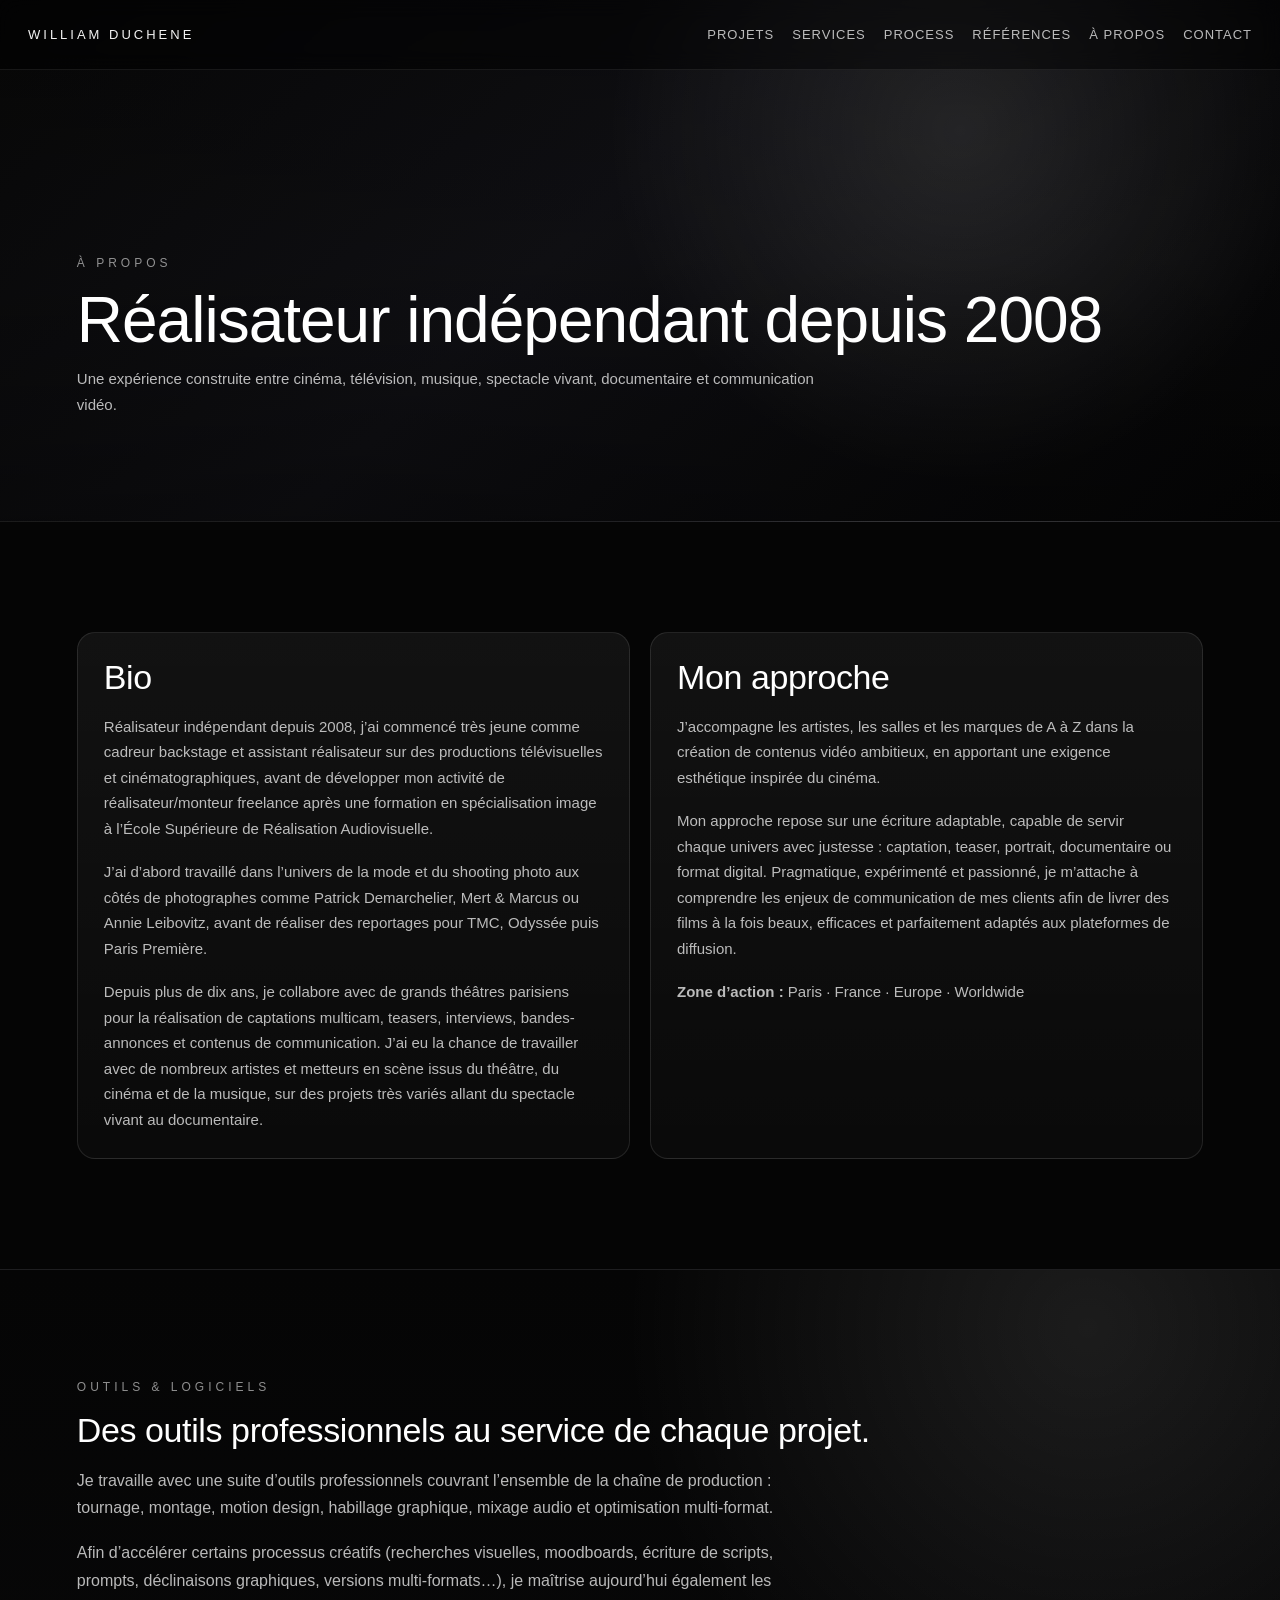
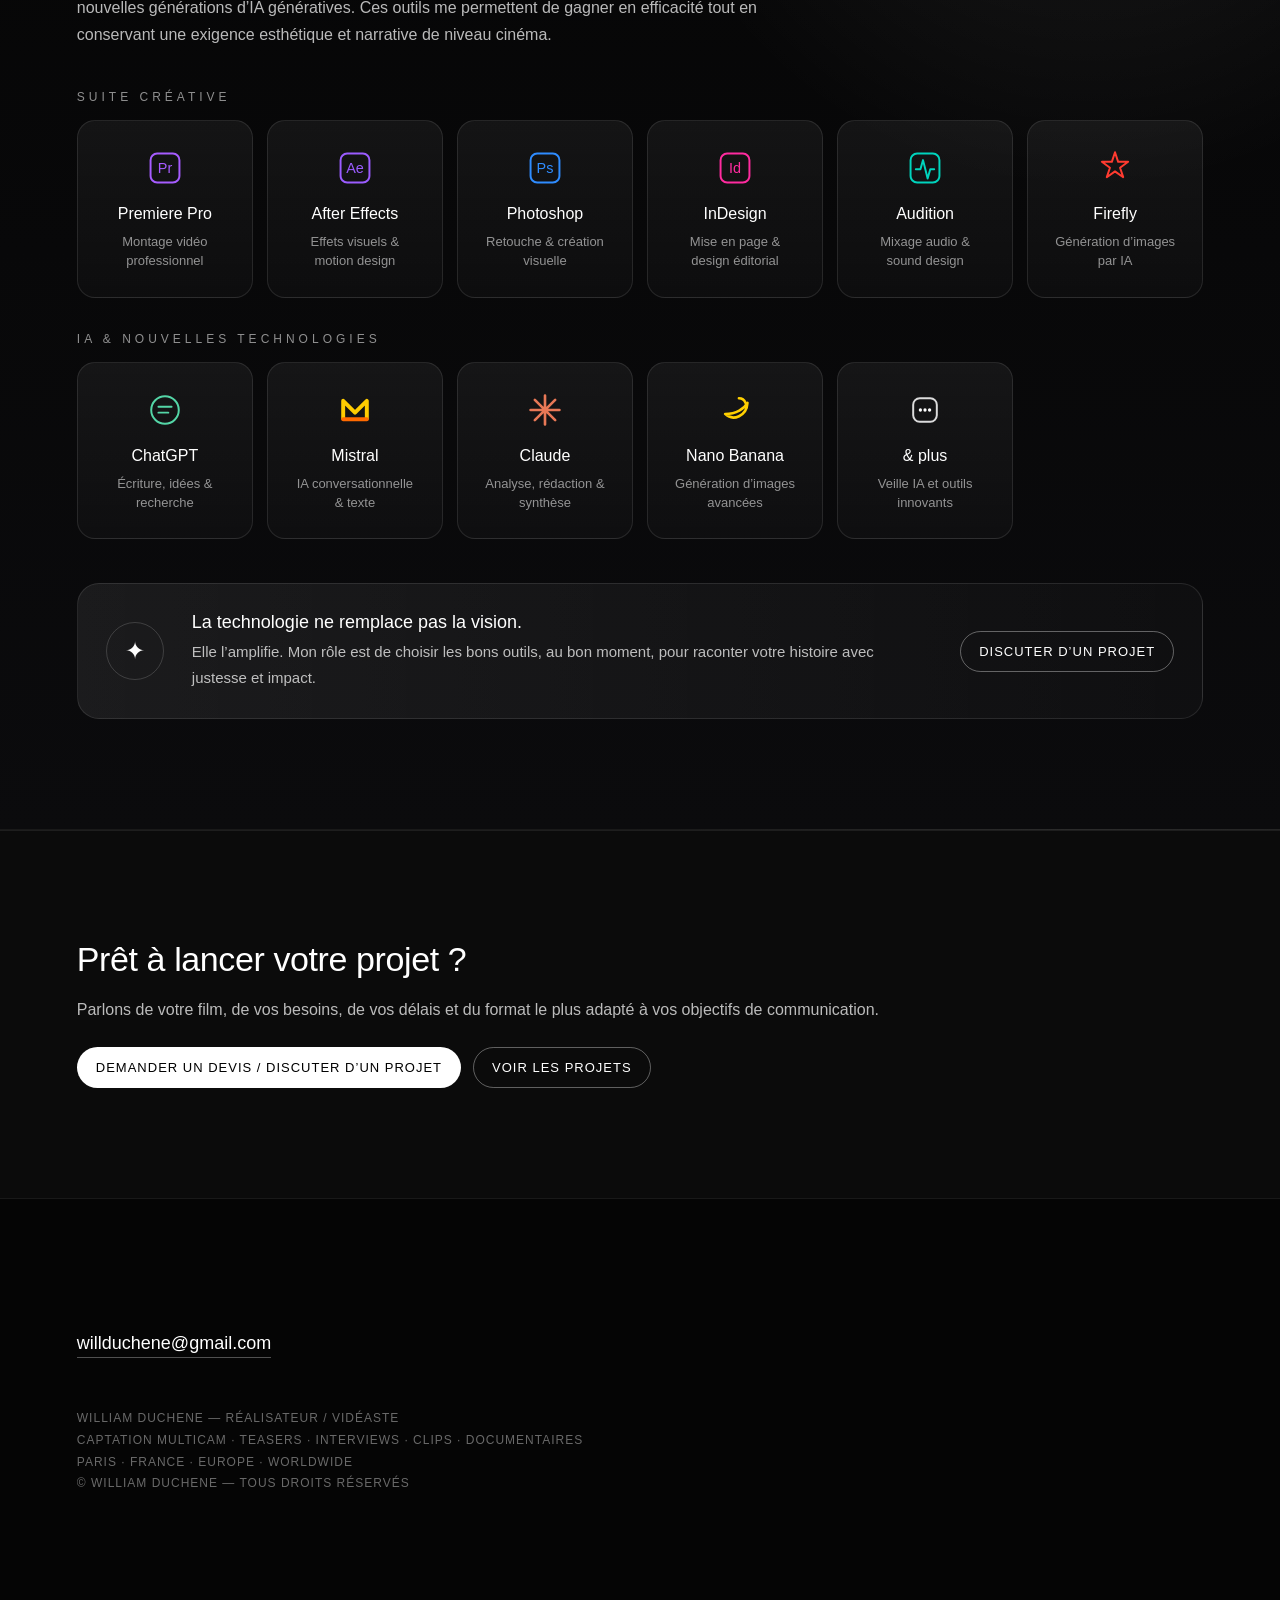
<file: about.html>
<!DOCTYPE html>
<html lang="fr">
<head>
  <meta charset="UTF-8" />
  <meta name="viewport" content="width=device-width, initial-scale=1.0" />

  <title>À propos | William Duchene | Réalisateur & Vidéaste</title>

  <link rel="icon" type="image/png" href="favicon.png">
  
  <meta name="description" content="À propos de William Duchene, réalisateur et vidéaste indépendant basé à Paris. Bio, approche, outils professionnels, IA génératives et accompagnement vidéo de A à Z." />
  <meta name="author" content="William Duchene" />
  <meta name="robots" content="index, follow" />
  <meta http-equiv="Content-Language" content="fr" />

  <link rel="stylesheet" href="style.css" />
</head>

<body class="about-page">

<header class="topbar">
  <a class="logo" href="index.html">WILLIAM DUCHENE</a>

  <nav class="nav">
    <a href="index.html#projects">Projets</a>
    <a href="services.html">Services</a>
    <a href="process.html">Process</a>
    <a href="references.html">Références</a>
    <a href="about.html">À propos</a>
    <a href="index.html#contact">Contact</a>
  </nav>
</header>

<section class="page-hero">
  <div class="page-hero-overlay"></div>
  <div class="page-hero-content">
    <span class="kicker">À propos</span>
    <h1>Réalisateur indépendant depuis 2008</h1>
    <p>Une expérience construite entre cinéma, télévision, musique, spectacle vivant, documentaire et communication vidéo.</p>
  </div>
</section>


<section class="section">
  <div class="section-inner">
    <div class="content-grid">
      <article class="content-card">
        <h2>Bio</h2>
        <p>
          Réalisateur indépendant depuis 2008, j’ai commencé très jeune comme cadreur backstage et assistant réalisateur sur des productions télévisuelles et cinématographiques, avant de développer mon activité de réalisateur/monteur freelance après une formation en spécialisation image à l’École Supérieure de Réalisation Audiovisuelle.

        </p>
        <p style="margin-top:18px;">
          J’ai d’abord travaillé dans l’univers de la mode et du shooting photo aux côtés de photographes comme Patrick Demarchelier, Mert & Marcus ou Annie Leibovitz, avant de réaliser des reportages pour TMC, Odyssée puis Paris Première.

        </p>
        <p style="margin-top:18px;">
          Depuis plus de dix ans, je collabore avec de grands théâtres parisiens pour la réalisation de captations multicam, teasers, interviews, bandes-annonces et contenus de communication. J’ai eu la chance de travailler avec de nombreux artistes et metteurs en scène issus du théâtre, du cinéma et de la musique, sur des projets très variés allant du spectacle vivant au documentaire.
        </p>
      </article>

      <article class="content-card">
        <h2>Mon approche</h2>
        <p>
          J’accompagne les artistes, les salles et les marques de A à Z dans la création de contenus vidéo ambitieux,
          en apportant une exigence esthétique inspirée du cinéma.
        </p>
        <p style="margin-top:18px;">
          Mon approche repose sur une écriture adaptable, capable de servir chaque univers avec justesse :
          captation, teaser, portrait, documentaire ou format digital. Pragmatique, expérimenté et passionné,
          je m’attache à comprendre les enjeux de communication de mes clients afin de livrer des films à la fois beaux,
          efficaces et parfaitement adaptés aux plateformes de diffusion.
        </p>
        <p style="margin-top:18px;">
          <strong>Zone d’action :</strong> Paris · France · Europe · Worldwide
        </p>
      </article>
    </div>
  </div>
</section>

<section class="section tools-section">
  <div class="section-inner">
    <span class="kicker">Outils & logiciels</span>
    <h2>Des outils professionnels au service de chaque projet.</h2>

    <div class="tools-intro">
      <p>
        Je travaille avec une suite d’outils professionnels couvrant l’ensemble de la chaîne de production :
        tournage, montage, motion design, habillage graphique, mixage audio et optimisation multi-format.
      </p>
      <p style="margin-top:18px;">
        Afin d’accélérer certains processus créatifs (recherches visuelles, moodboards, écriture de scripts,
        prompts, déclinaisons graphiques, versions multi-formats…), je maîtrise aujourd’hui également les nouvelles
        générations d’IA génératives. Ces outils me permettent de gagner en efficacité tout en conservant une
        exigence esthétique et narrative de niveau cinéma.
      </p>
    </div>

    <div class="tools-group-title">Suite créative</div>
    <div class="tools-grid">
      <article class="tool-card">
        <img src="assets/icons/premiere.svg" alt="Adobe Premiere Pro">
        <h3>Premiere Pro</h3>
        <p>Montage vidéo professionnel</p>
      </article>

      <article class="tool-card">
        <img src="assets/icons/aftereffects.svg" alt="Adobe After Effects">
        <h3>After Effects</h3>
        <p>Effets visuels & motion design</p>
      </article>

      <article class="tool-card">
        <img src="assets/icons/photoshop.svg" alt="Adobe Photoshop">
        <h3>Photoshop</h3>
        <p>Retouche & création visuelle</p>
      </article>

      <article class="tool-card">
        <img src="assets/icons/indesign.svg" alt="Adobe InDesign">
        <h3>InDesign</h3>
        <p>Mise en page & design éditorial</p>
      </article>

      <article class="tool-card">
        <img src="assets/icons/audition.svg" alt="Adobe Audition">
        <h3>Audition</h3>
        <p>Mixage audio & sound design</p>
      </article>

      <article class="tool-card">
        <img src="assets/icons/firefly.svg" alt="Adobe Firefly">
        <h3>Firefly</h3>
        <p>Génération d’images par IA</p>
      </article>
    </div>

    <div class="tools-group-title">IA & nouvelles technologies</div>
    <div class="tools-grid">
      <article class="tool-card">
        <img src="assets/icons/chatgpt.svg" alt="ChatGPT">
        <h3>ChatGPT</h3>
        <p>Écriture, idées & recherche</p>
      </article>

      <article class="tool-card">
        <img src="assets/icons/mistral.svg" alt="Mistral">
        <h3>Mistral</h3>
        <p>IA conversationnelle & texte</p>
      </article>

      <article class="tool-card">
        <img src="assets/icons/claude.svg" alt="Claude">
        <h3>Claude</h3>
        <p>Analyse, rédaction & synthèse</p>
      </article>

      <article class="tool-card">
        <img src="assets/icons/nanobanana.svg" alt="Nano Banana">
        <h3>Nano Banana</h3>
        <p>Génération d’images avancées</p>
      </article>

      <article class="tool-card">
        <img src="assets/icons/ai.svg" alt="IA générative">
        <h3>& plus</h3>
        <p>Veille IA et outils innovants</p>
      </article>
    </div>

    <div class="tools-manifesto">
      <div class="manifesto-icon">✦</div>
      <div>
        <strong>La technologie ne remplace pas la vision.</strong>
        <p>Elle l’amplifie. Mon rôle est de choisir les bons outils, au bon moment, pour raconter votre histoire avec justesse et impact.</p>
      </div>
      <a class="btn btn-outline" href="mailto:willduchene@gmail.com?subject=Demande%20de%20devis%20-%20Projet%20vid%C3%A9o">Discuter d’un projet</a>
    </div>
  </div>
</section>


<section class="section final-cta">
  <div class="section-inner">
    <h2>Prêt à lancer votre projet ?</h2>
    <p>Parlons de votre film, de vos besoins, de vos délais et du format le plus adapté à vos objectifs de communication.</p>
    <div class="contact-actions">
      <a class="btn" href="mailto:willduchene@gmail.com?subject=Demande%20de%20devis%20-%20Projet%20vid%C3%A9o">Demander un devis / Discuter d’un projet</a>
      <a class="btn btn-outline" href="index.html#projects">Voir les projets</a>
    </div>
  </div>
</section>

<section class="section contact">
  <div class="section-inner">
    <a class="contact-email" href="mailto:willduchene@gmail.com">willduchene@gmail.com</a>

    <footer class="footer">
      William Duchene — Réalisateur / Vidéaste<br />
      Captation multicam · Teasers · Interviews · Clips · Documentaires<br />
      Paris · France · Europe · Worldwide<br />
      © William Duchene — Tous droits réservés
    </footer>
  </div>
</section>

</body>
</html>
</file>
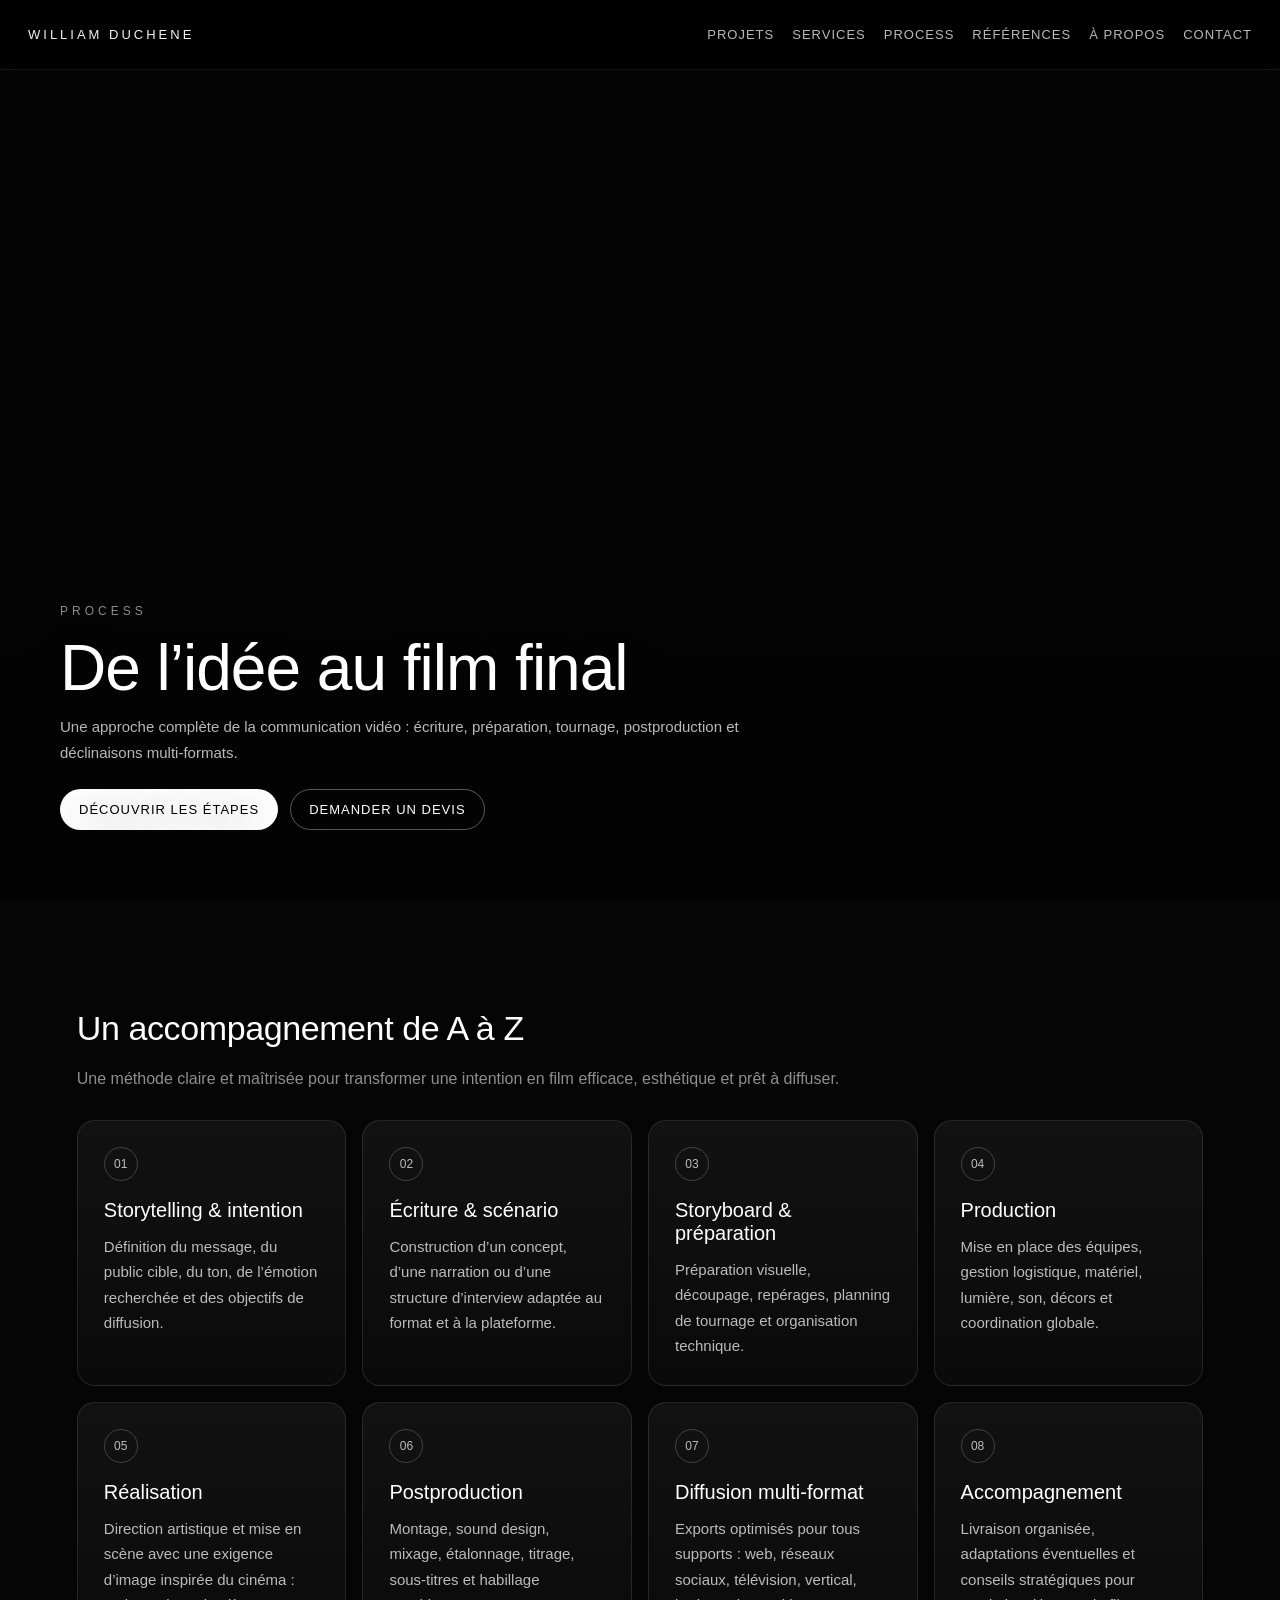
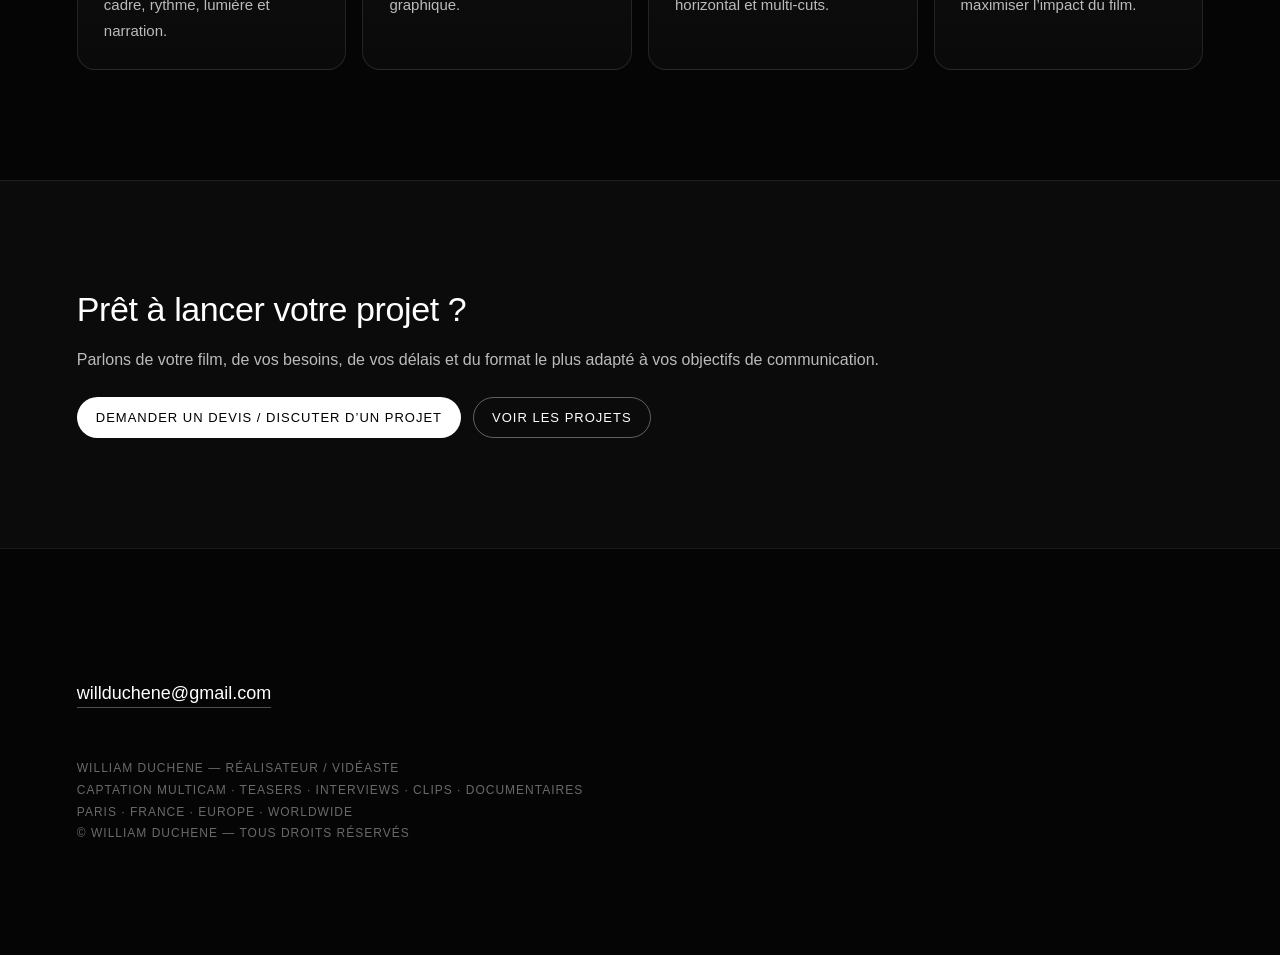
<file: process.html>
<!DOCTYPE html>
<html lang="fr">
<head>
  <meta charset="UTF-8" />
  <meta name="viewport" content="width=device-width, initial-scale=1.0" />

  <title>Process | William Duchene | Réalisation vidéo, storytelling, production et postproduction</title>
  <meta name="description" content="Le process de William Duchene : storytelling, scénario, storyboard, production, réalisation, postproduction et diffusion multi-format pour films, captations, teasers et documentaires." />

  <link rel="icon" type="image/png" href="favicon.png">
  
  <link rel="stylesheet" href="style.css" />
</head>

<body class="process-page">

<header class="topbar">
  <a class="logo" href="index.html">WILLIAM DUCHENE</a>

  <nav class="nav">
    <a href="index.html#projects">Projets</a>
    <a href="services.html">Services</a>
    <a href="process.html">Process</a>
    <a href="references.html">Références</a>
    <a href="about.html">À propos</a>
    <a href="index.html#contact">Contact</a>
  </nav>
</header>

<section class="hero">
  <iframe
    id="processHeroPlayer"
    class="hero-video"
    src="https://www.youtube.com/embed/qomp7lstAms?autoplay=1&mute=1&playsinline=1&controls=0&loop=1&playlist=qomp7lstAms&rel=0&modestbranding=1&enablejsapi=1"
    allow="autoplay; fullscreen; encrypted-media; picture-in-picture"
    allowfullscreen
    title="Process de production vidéo William Duchene"
  ></iframe>

  <div class="hero-overlay"></div>

  <div class="hero-text">
    <span class="kicker">Process</span>
    <h1>De l’idée au film final</h1>
    <p>
      Une approche complète de la communication vidéo : écriture, préparation,
      tournage, postproduction et déclinaisons multi-formats.
    </p>

    <div class="hero-actions">
      <a class="btn" href="#process-steps">Découvrir les étapes</a>
      <a class="btn btn-outline" href="mailto:willduchene@gmail.com?subject=Demande%20de%20devis%20-%20Projet%20vid%C3%A9o">Demander un devis</a>
    </div>
  </div>
</section>

<section class="section" id="process-steps">
  <div class="section-inner">
    <div class="section-header">
      <h2>Un accompagnement de A à Z</h2>
      <p class="subtitle">
        Une méthode claire et maîtrisée pour transformer une intention en film efficace, esthétique et prêt à diffuser.
      </p>
    </div>

    <div class="process-grid">
      <article class="process-step">
        <span class="number">01</span>
        <h3>Storytelling & intention</h3>
        <p>Définition du message, du public cible, du ton, de l’émotion recherchée et des objectifs de diffusion.</p>
      </article>

      <article class="process-step">
        <span class="number">02</span>
        <h3>Écriture & scénario</h3>
        <p>Construction d’un concept, d’une narration ou d’une structure d’interview adaptée au format et à la plateforme.</p>
      </article>

      <article class="process-step">
        <span class="number">03</span>
        <h3>Storyboard & préparation</h3>
        <p>Préparation visuelle, découpage, repérages, planning de tournage et organisation technique.</p>
      </article>

      <article class="process-step">
        <span class="number">04</span>
        <h3>Production</h3>
        <p>Mise en place des équipes, gestion logistique, matériel, lumière, son, décors et coordination globale.</p>
      </article>

      <article class="process-step">
        <span class="number">05</span>
        <h3>Réalisation</h3>
        <p>Direction artistique et mise en scène avec une exigence d’image inspirée du cinéma : cadre, rythme, lumière et narration.</p>
      </article>

      <article class="process-step">
        <span class="number">06</span>
        <h3>Postproduction</h3>
        <p>Montage, sound design, mixage, étalonnage, titrage, sous-titres et habillage graphique.</p>
      </article>

      <article class="process-step">
        <span class="number">07</span>
        <h3>Diffusion multi-format</h3>
        <p>Exports optimisés pour tous supports : web, réseaux sociaux, télévision, vertical, horizontal et multi-cuts.</p>
      </article>

      <article class="process-step">
        <span class="number">08</span>
        <h3>Accompagnement</h3>
        <p>Livraison organisée, adaptations éventuelles et conseils stratégiques pour maximiser l’impact du film.</p>
      </article>
    </div>
  </div>
</section>

<section class="section final-cta">
  <div class="section-inner">
    <h2>Prêt à lancer votre projet ?</h2>
    <p>Parlons de votre film, de vos besoins, de vos délais et du format le plus adapté à vos objectifs de communication.</p>

    <div class="contact-actions">
      <a class="btn" href="mailto:willduchene@gmail.com?subject=Demande%20de%20devis%20-%20Projet%20vid%C3%A9o">Demander un devis / Discuter d’un projet</a>
      <a class="btn btn-outline" href="index.html#projects">Voir les projets</a>
    </div>
  </div>
</section>

<section class="section contact">
  <div class="section-inner">
    <a class="contact-email" href="mailto:willduchene@gmail.com">willduchene@gmail.com</a>

    <footer class="footer">
      William Duchene — Réalisateur / Vidéaste<br />
      Captation multicam · Teasers · Interviews · Clips · Documentaires<br />
      Paris · France · Europe · Worldwide<br />
      © William Duchene — Tous droits réservés
    </footer>
  </div>
</section>

<script>
(function(){
  const iframe = document.querySelector("#processHeroPlayer");
  if (!iframe) return;

  function forceHeroPlay(){
    iframe.contentWindow.postMessage(JSON.stringify({
      event: "command",
      func: "mute",
      args: []
    }), "*");

    iframe.contentWindow.postMessage(JSON.stringify({
      event: "command",
      func: "playVideo",
      args: []
    }), "*");
  }

  window.addEventListener("load", function(){
    setTimeout(forceHeroPlay, 500);
    setTimeout(forceHeroPlay, 1500);
    setTimeout(forceHeroPlay, 3000);
  });

  document.addEventListener("touchstart", forceHeroPlay, { once: true });
  document.addEventListener("click", forceHeroPlay, { once: true });
})();
</script>

</body>
</html>
</file>
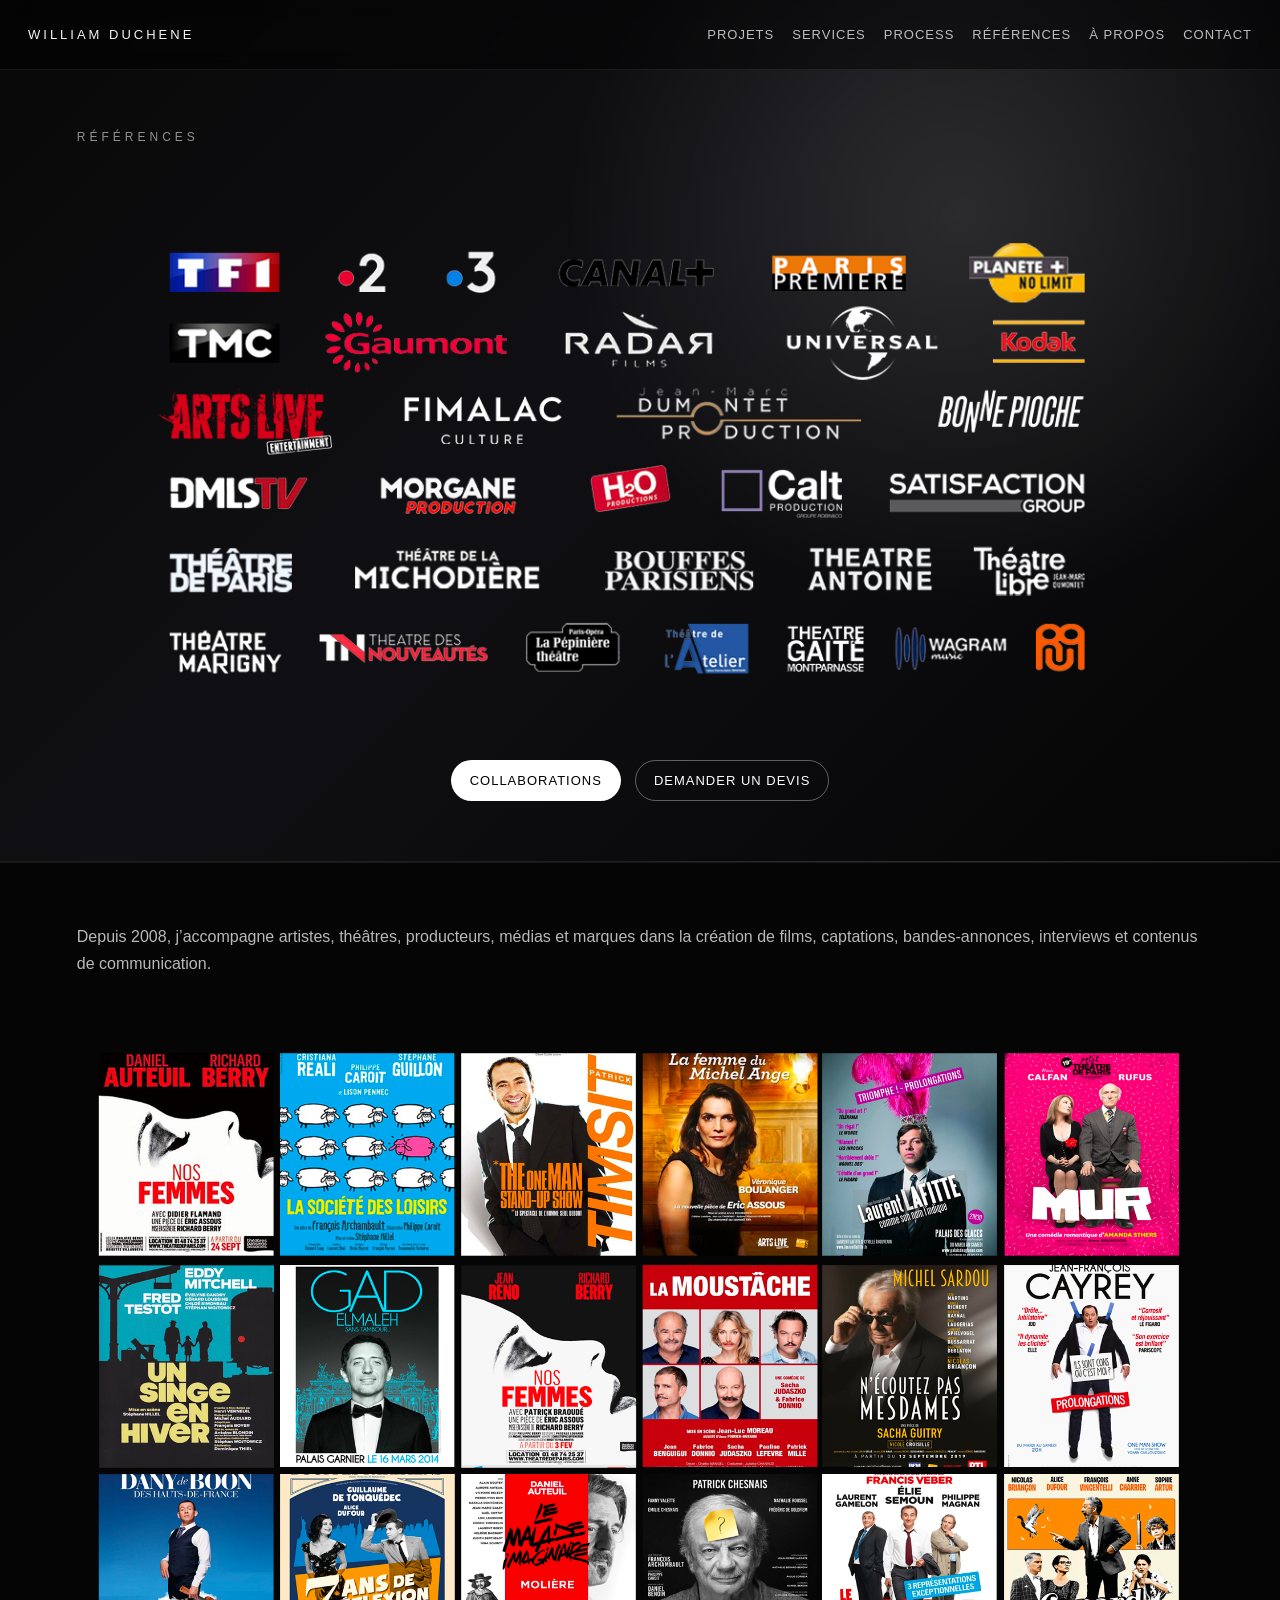
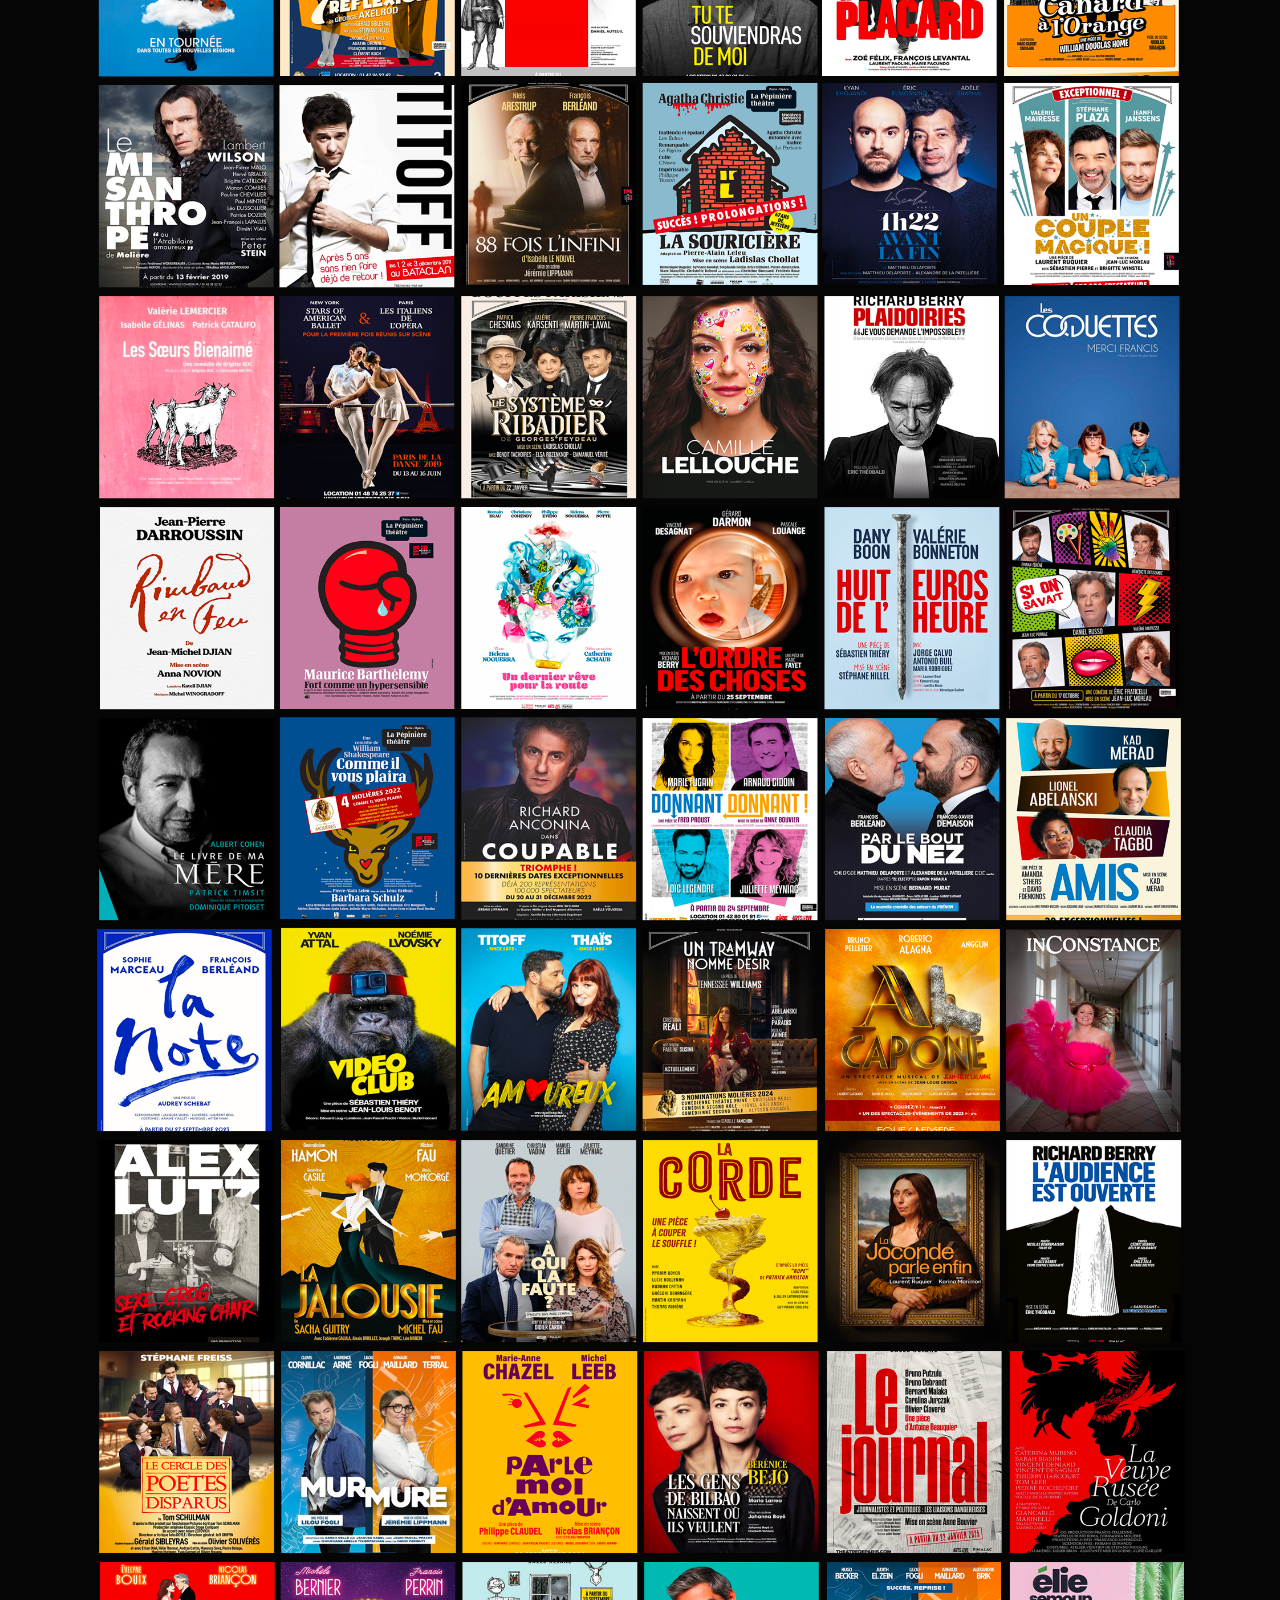
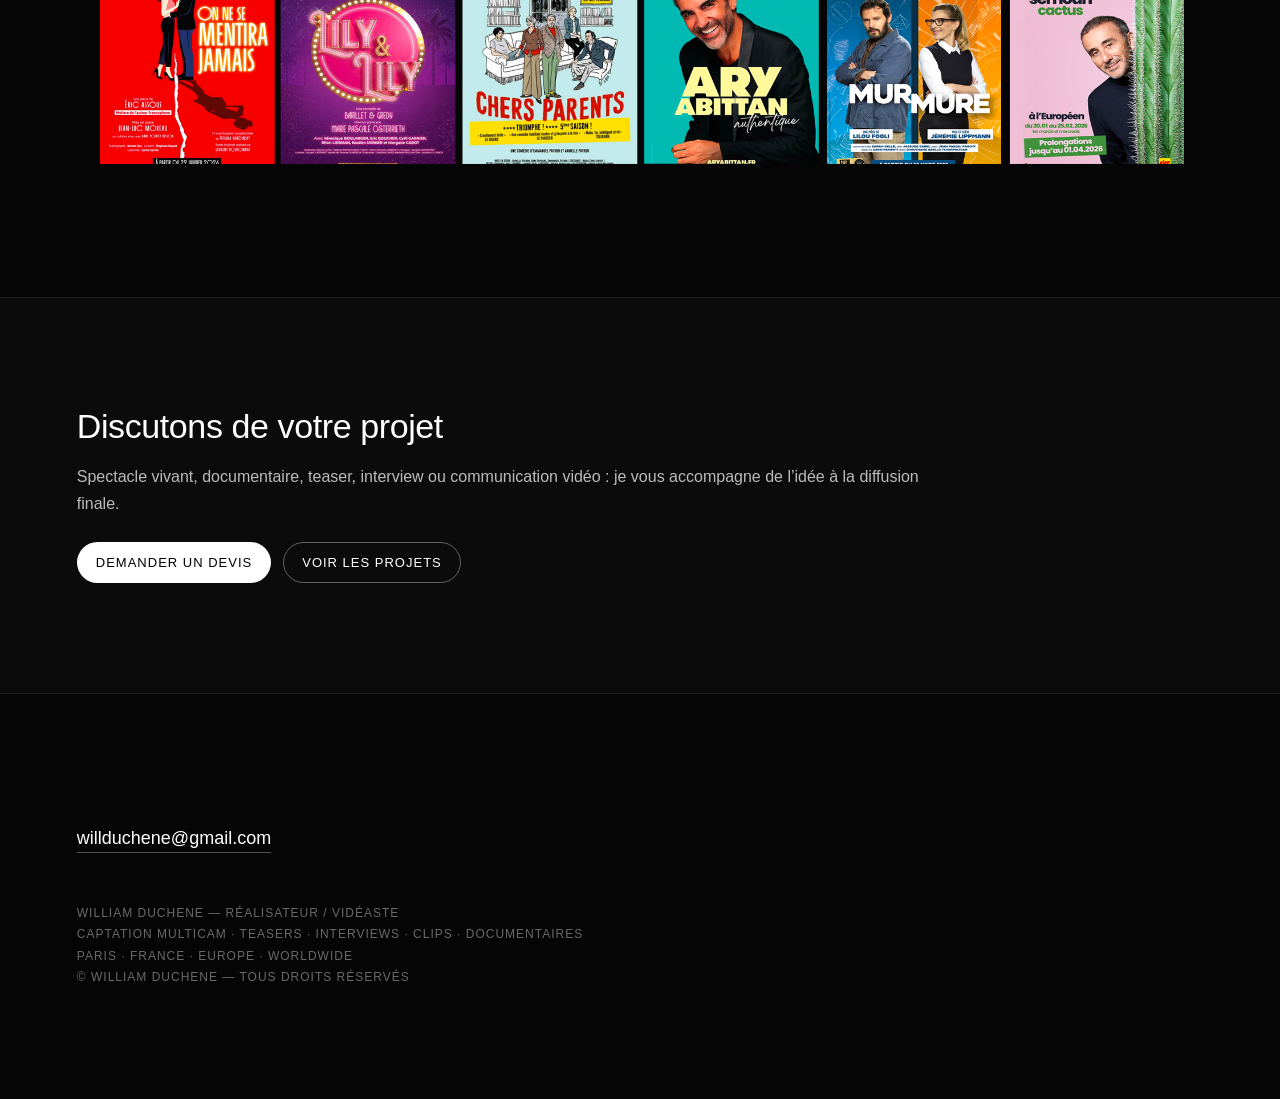
<file: references.html>
<!DOCTYPE html>
<html lang="fr">
<head>
  <meta charset="UTF-8" />
  <meta name="viewport" content="width=device-width, initial-scale=1.0" />

  <title>Références | William Duchene | Réalisateur Vidéo Paris</title>

  <link rel="icon" type="image/png" href="favicon.png">
  
  <meta
    name="description"
    content="Références et collaborations de William Duchene : théâtre, spectacle vivant, télévision, musique, captations, bandes-annonces, interviews, documentaires et communication vidéo."
  />

  <link rel="stylesheet" href="./style.css" />
</head>

<body class="references-page">

<header class="topbar">

  <a class="logo" href="./index.html">
    WILLIAM DUCHENE
  </a>

  <nav class="nav">
    <a href="./index.html#projects">Projets</a>
    <a href="./services.html">Services</a>
    <a href="./process.html">Process</a>
    <a href="./references.html">Références</a>
    <a href="./about.html">À propos</a>
    <a href="./index.html#contact">Contact</a>
  </nav>

</header>

<main>

 <!-- HERO -->
<section class="page-hero references-hero">
  <div class="section-inner">

    <span class="kicker">Références</span>

    <img
      class="references-main-logo"
      src="./assets/logos/logos-clients.png"
      alt="Logos des clients et collaborations de William Duchene"
    />

    <div class="references-actions">
      <a class="btn" href="#affiches">Collaborations</a>

      <a
        class="btn btn-outline"
        href="mailto:willduchene@gmail.com?subject=Demande%20de%20devis%20-%20Projet%20vid%C3%A9o"
      >
        Demander un devis
      </a>
    </div>

  </div>
</section>

  <!-- TEXTE + AFFICHES -->
  <section id="affiches" class="section references-affiches">

    <div class="section-inner">

      <p class="references-intro">
        Depuis 2008, j’accompagne artistes, théâtres, producteurs, médias et marques
        dans la création de films, captations, bandes-annonces, interviews et contenus
        de communication.
      </p>

      <img
        class="references-affiche"
        src="./assets/logos/affiches-verti.png"
        alt="Affiches de spectacles et productions"
      />

    </div>

  </section>

  <!-- CTA -->
  <section class="section final-cta">

    <div class="section-inner">

      <h2>Discutons de votre projet</h2>

      <p>
        Spectacle vivant, documentaire, teaser, interview ou communication vidéo :
        je vous accompagne de l’idée à la diffusion finale.
      </p>

      <div class="contact-actions">

        <a
          class="btn"
          href="mailto:willduchene@gmail.com?subject=Demande%20de%20devis%20-%20Projet%20vid%C3%A9o"
        >
          Demander un devis
        </a>

        <a class="btn btn-outline" href="./index.html#projects">
          Voir les projets
        </a>

      </div>

    </div>

  </section>

  <!-- FOOTER -->
  <section class="section contact">

    <div class="section-inner">

      <a class="contact-email" href="mailto:willduchene@gmail.com">
        willduchene@gmail.com
      </a>

      <footer class="footer">
        William Duchene — Réalisateur / Vidéaste<br />
        Captation multicam · Teasers · Interviews · Clips · Documentaires<br />
        Paris · France · Europe · Worldwide<br />
        © William Duchene — Tous droits réservés
      </footer>

    </div>

  </section>

</main>

</body>
</html>
</file>
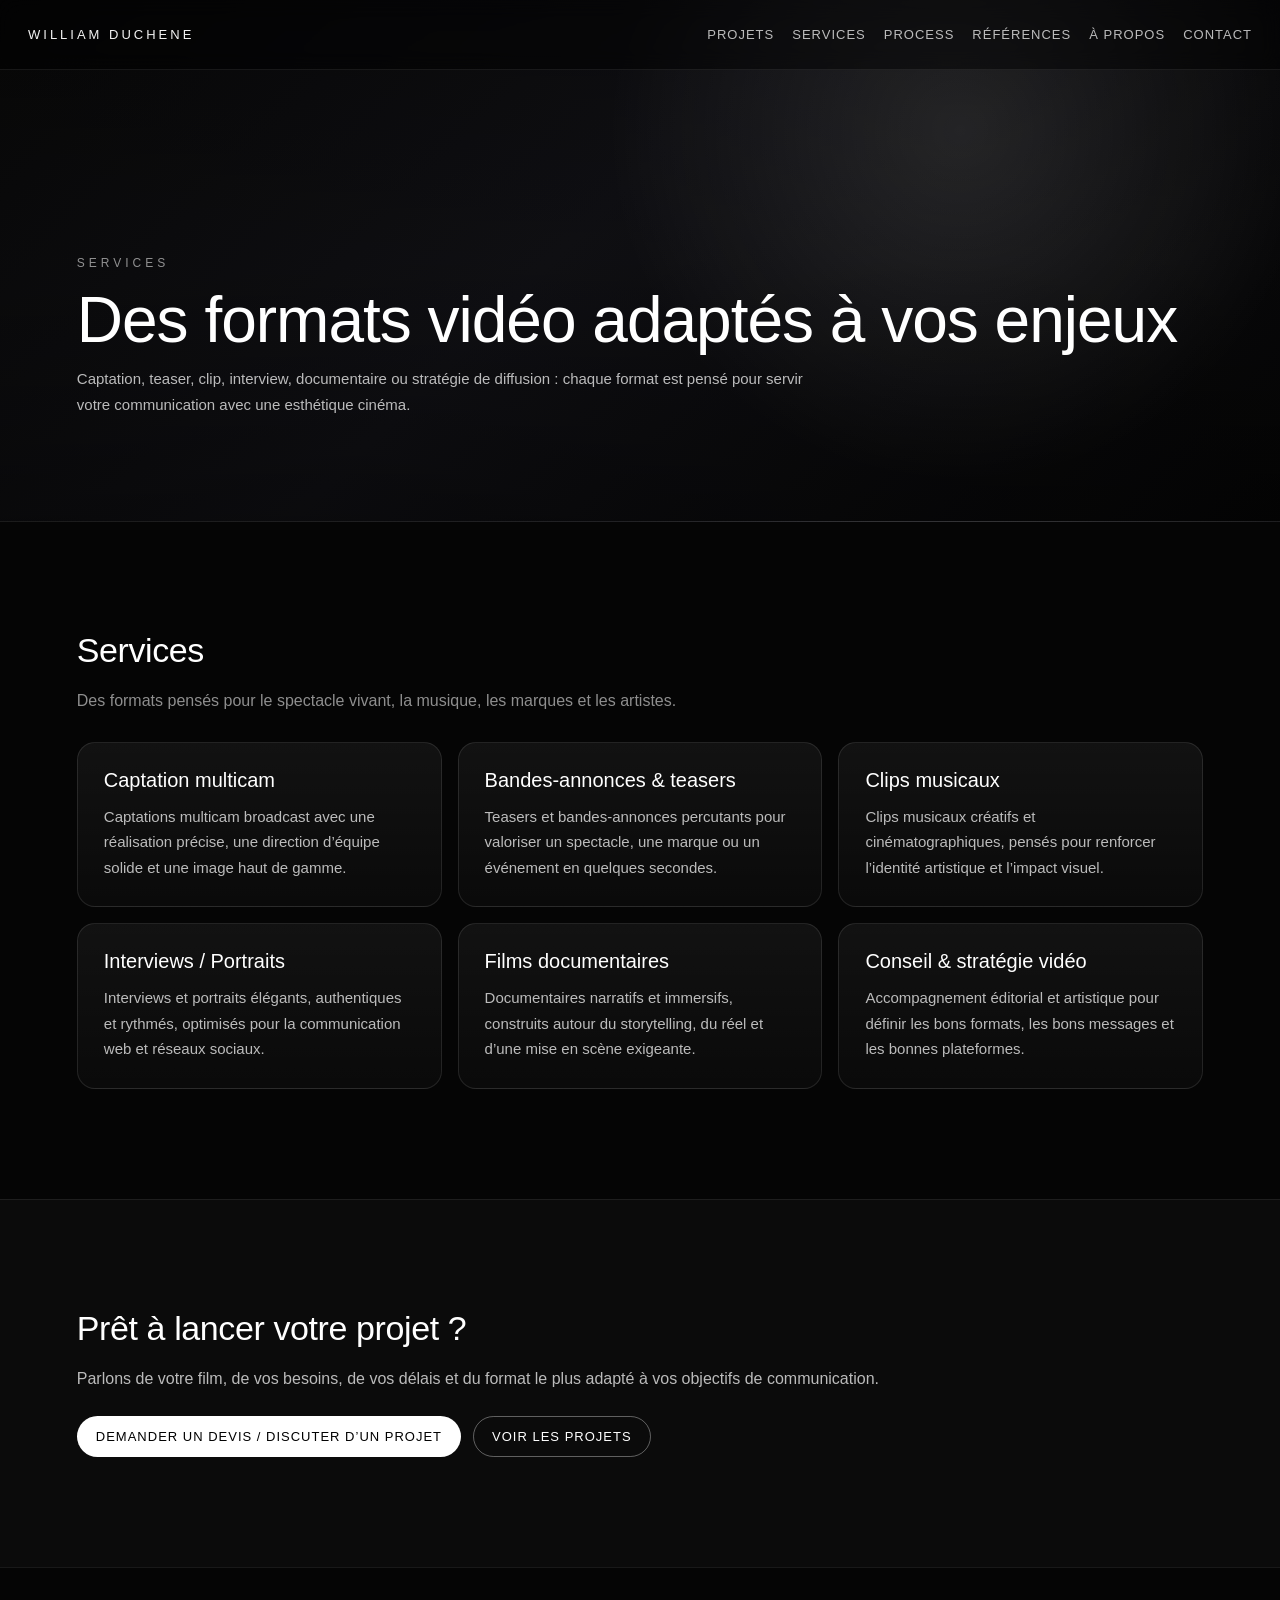
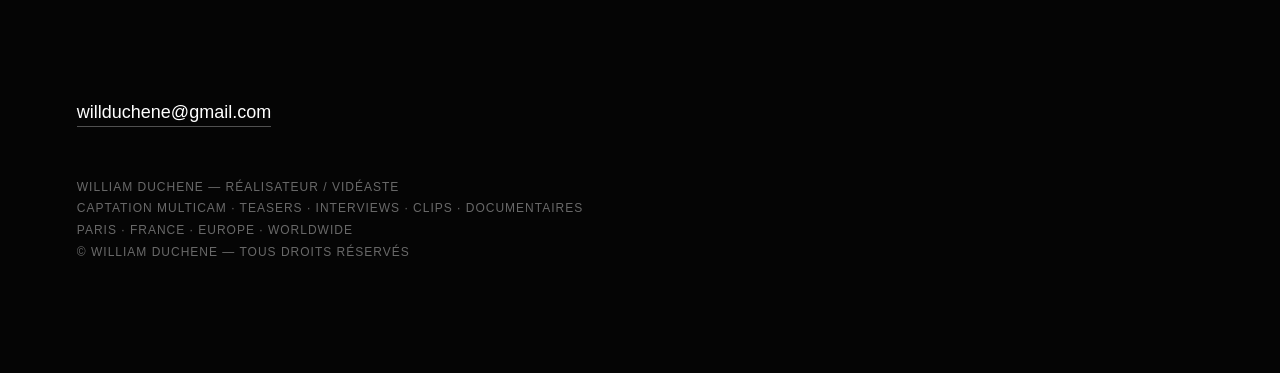
<file: services.html>
<!DOCTYPE html>
<html lang="fr">
<head>
  <meta charset="UTF-8" />
  <meta name="viewport" content="width=device-width, initial-scale=1.0" />

  <title>Services | William Duchene | Captation Multicam, Teasers, Interviews, Documentaires</title>

  <link rel="icon" type="image/png" href="favicon.png">
  
  <meta name="description" content="Services vidéo de William Duchene : captation multicam, bandes-annonces, teasers, clips musicaux, interviews, portraits, films documentaires et conseil vidéo." />
  <meta name="author" content="William Duchene" />
  <meta name="robots" content="index, follow" />
  <meta http-equiv="Content-Language" content="fr" />

  <link rel="stylesheet" href="style.css" />
</head>

<body class="services-page">

<header class="topbar">
  <a class="logo" href="index.html">WILLIAM DUCHENE</a>

  <nav class="nav">
    <a href="index.html#projects">Projets</a>
    <a href="services.html">Services</a>
    <a href="process.html">Process</a>
    <a href="references.html">Références</a>
    <a href="about.html">À propos</a>
    <a href="index.html#contact">Contact</a>
  </nav>
</header>

<section class="page-hero">
  <div class="page-hero-overlay"></div>
  <div class="page-hero-content">
    <span class="kicker">Services</span>
    <h1>Des formats vidéo adaptés à vos enjeux</h1>
    <p>Captation, teaser, clip, interview, documentaire ou stratégie de diffusion : chaque format est pensé pour servir votre communication avec une esthétique cinéma.</p>
  </div>
</section>


<section class="section">
  <div class="section-inner">
    <div class="section-header">
      <h2>Services</h2>
      <p class="subtitle">Des formats pensés pour le spectacle vivant, la musique, les marques et les artistes.</p>
    </div>

    <div class="services-grid">
      <article class="service-card">
        <h3>Captation multicam</h3>
        <p>Captations multicam broadcast avec une réalisation précise, une direction d’équipe solide et une image haut de gamme.</p>
      </article>

      <article class="service-card">
        <h3>Bandes-annonces & teasers</h3>
        <p>Teasers et bandes-annonces percutants pour valoriser un spectacle, une marque ou un événement en quelques secondes.</p>
      </article>

      <article class="service-card">
        <h3>Clips musicaux</h3>
        <p>Clips musicaux créatifs et cinématographiques, pensés pour renforcer l’identité artistique et l’impact visuel.</p>
      </article>

      <article class="service-card">
        <h3>Interviews / Portraits</h3>
        <p>Interviews et portraits élégants, authentiques et rythmés, optimisés pour la communication web et réseaux sociaux.</p>
      </article>

      <article class="service-card">
        <h3>Films documentaires</h3>
        <p>Documentaires narratifs et immersifs, construits autour du storytelling, du réel et d’une mise en scène exigeante.</p>
      </article>

      <article class="service-card">
        <h3>Conseil & stratégie vidéo</h3>
        <p>Accompagnement éditorial et artistique pour définir les bons formats, les bons messages et les bonnes plateformes.</p>
      </article>
    </div>
  </div>
</section>


<section class="section final-cta">
  <div class="section-inner">
    <h2>Prêt à lancer votre projet ?</h2>
    <p>Parlons de votre film, de vos besoins, de vos délais et du format le plus adapté à vos objectifs de communication.</p>
    <div class="contact-actions">
      <a class="btn" href="mailto:willduchene@gmail.com?subject=Demande%20de%20devis%20-%20Projet%20vid%C3%A9o">Demander un devis / Discuter d’un projet</a>
      <a class="btn btn-outline" href="index.html#projects">Voir les projets</a>
    </div>
  </div>
</section>

<section class="section contact">
  <div class="section-inner">
    <a class="contact-email" href="mailto:willduchene@gmail.com">willduchene@gmail.com</a>

    <footer class="footer">
      William Duchene — Réalisateur / Vidéaste<br />
      Captation multicam · Teasers · Interviews · Clips · Documentaires<br />
      Paris · France · Europe · Worldwide<br />
      © William Duchene — Tous droits réservés
    </footer>
  </div>
</section>

</body>
</html>
</file>
<file: style.css>
:root{
  --bg:#050505;
  --bg2:#0b0b0b;
  --panel:#111114;
  --text:#ffffff;
  --muted:rgba(255,255,255,0.72);
  --muted2:rgba(255,255,255,0.55);
  --line:rgba(255,255,255,0.08);
  --line2:rgba(255,255,255,0.14);
  --radius:14px;
}

*{box-sizing:border-box;}
html{scroll-behavior:smooth;}

body{
  margin:0;
  font-family:-apple-system, BlinkMacSystemFont, "Helvetica Neue", Helvetica, Arial, sans-serif;
  background:var(--bg);
  color:var(--text);
}

a{color:inherit;}

/* TOPBAR */
.topbar{
  position:fixed;
  top:0;
  left:0;
  right:0;
  height:70px;
  padding:0 28px;
  display:flex;
  align-items:center;
  justify-content:space-between;
  z-index:50;
  background:rgba(0,0,0,0.45);
  backdrop-filter:blur(10px);
  border-bottom:1px solid var(--line);
}

.logo{
  color:white;
  text-decoration:none;
  font-size:13px;
  letter-spacing:3px;
  text-transform:uppercase;
  opacity:0.95;
}

.nav{
  display:flex;
  gap:18px;
  align-items:center;
}

.nav a{
  color:var(--muted);
  text-decoration:none;
  font-size:13px;
  letter-spacing:1px;
  text-transform:uppercase;
  transition:0.2s;
  white-space:nowrap;
}

.nav a:hover{
  color:white;
}

/* HERO */
.hero{
  position:relative;
  height:100vh;
  width:100%;
  overflow:hidden;
}

.hero-video{
  position:absolute;
  top:50%;
  left:50%;
  width:120%;
  height:120%;
  transform:translate(-50%,-50%);
  border:0;
}

.hero-overlay,
.page-hero-overlay{
  position:absolute;
  inset:0;
  background:linear-gradient(
    0deg,
    rgba(0,0,0,0.35) 0%,
    rgba(0,0,0,0.08) 50%,
    rgba(0,0,0,0.22) 100%
  );
}

.hero-text{
  position:absolute;
  left:60px;
  bottom:70px;
  z-index:5;
  max-width:820px;
  text-shadow:0 8px 40px rgba(0,0,0,0.7);
}

.hero-text h1,
.page-hero h1{
  font-size:64px;
  line-height:1;
  margin:0 0 14px 0;
  font-weight:500;
  letter-spacing:-1px;
}

.hero-text p,
.page-hero p{
  margin:0 0 24px 0;
  font-size:15px;
  color:var(--muted);
  max-width:760px;
  line-height:1.7;
}

.hero-actions,
.contact-actions{
  display:flex;
  flex-wrap:wrap;
  gap:12px;
  margin-top:24px;
}

/* BUTTONS */
.btn{
  display:inline-flex;
  align-items:center;
  justify-content:center;
  padding:12px 18px;
  border-radius:999px;
  background:white;
  color:black;
  text-decoration:none;
  font-size:13px;
  letter-spacing:1px;
  text-transform:uppercase;
  border:1px solid transparent;
  transition:0.2s;
  cursor:pointer;
}

.btn:hover{
  transform:translateY(-1px);
}

.btn-outline{
  background:transparent;
  color:white;
  border:1px solid rgba(255,255,255,0.35);
}

.btn-outline:hover{
  border-color:rgba(255,255,255,0.85);
}

/* GLOBAL SECTIONS */
.section{
  padding:110px 0;
}

.section-inner{
  width:min(1200px, 88%);
  margin:0 auto;
}

.section-header{
  margin-bottom:28px;
}

.section h2{
  margin:0 0 18px 0;
  font-size:34px;
  line-height:1.08;
  font-weight:500;
  letter-spacing:-0.4px;
}

.section h3{
  margin:0 0 12px 0;
  font-size:20px;
  font-weight:500;
}

.section p{
  margin:0;
  max-width:860px;
  font-size:16px;
  line-height:1.7;
  color:var(--muted);
}

.subtitle{
  margin-top:8px !important;
  color:var(--muted2) !important;
}

.kicker{
  display:block;
  margin-bottom:18px;
  font-size:12px;
  letter-spacing:4px;
  text-transform:uppercase;
  color:var(--muted2);
}

.featured{
  background:var(--bg2);
  border-top:1px solid var(--line);
  border-bottom:1px solid var(--line);
}

.catalog{
  background:var(--bg);
}

.contact{
  background:var(--bg);
  border-top:1px solid var(--line);
}

.final-cta{
  background:var(--bg2);
  border-top:1px solid var(--line);
}

/* FEATURED */
.featured-row{
  margin-top:35px;
  display:grid;
  grid-template-columns:repeat(4, 1fr);
  gap:16px;
}

.featured-card,
.card{
  position:relative;
  border-radius:var(--radius);
  overflow:hidden;
  cursor:pointer;
  background:black;
  border:1px solid rgba(255,255,255,0.06);
  transition:0.25s;
}

.featured-card:hover,
.card:hover{
  transform:translateY(-4px);
  border-color:rgba(255,255,255,0.28);
}

.featured-thumb,
.thumb{
  width:100%;
  aspect-ratio:16/9;
  overflow:hidden;
  background:#000;
}

.featured-thumb img,
.thumb img{
  width:100%;
  height:100%;
  object-fit:cover;
  display:block;
  filter:contrast(1.05) brightness(0.86);
  transform:scale(1.02);
}

.featured-meta,
.meta{
  padding:12px 12px 14px 12px;
}

.featured-meta h3,
.meta h3{
  margin:0;
  font-size:13px;
  line-height:1.35;
  font-weight:500;
  color:white;
}

.meta span{
  display:block;
  margin-top:6px;
  font-size:11px;
  letter-spacing:1px;
  text-transform:uppercase;
  color:rgba(255,255,255,0.55);
}

/* FILTERS */
.filters{
  display:flex;
  flex-wrap:wrap;
  gap:10px;
  margin:20px 0 28px 0;
}

.filter{
  background:transparent;
  color:rgba(255,255,255,0.75);
  border:1px solid rgba(255,255,255,0.18);
  border-radius:999px;
  padding:10px 14px;
  font-size:12px;
  letter-spacing:1px;
  text-transform:uppercase;
  cursor:pointer;
  transition:0.2s;
}

.filter:hover{
  border-color:rgba(255,255,255,0.6);
  color:white;
}

.filter.active{
  background:white;
  color:black;
  border-color:white;
}

/* GRID */
.grid{
  display:grid;
  grid-template-columns:repeat(3, 1fr);
  gap:16px;
}

.loadmore-wrap{
  margin-top:34px;
  display:flex;
  justify-content:center;
}

/* LIGHTBOX */
.lightbox{
  display:none;
  position:fixed;
  inset:0;
  background:rgba(0,0,0,0.95);
  z-index:999;
  justify-content:center;
  align-items:center;
  padding:30px;
}

.lightbox-content{
  width:min(1200px, 92vw);
  aspect-ratio:16/9;
  background:black;
  border-radius:16px;
  overflow:hidden;
  border:1px solid rgba(255,255,255,0.15);
}

.lightbox iframe{
  width:100%;
  height:100%;
  border:0;
}

.lightbox-close{
  position:absolute;
  top:22px;
  right:22px;
  width:44px;
  height:44px;
  border-radius:999px;
  border:1px solid rgba(255,255,255,0.3);
  background:rgba(0,0,0,0.3);
  color:white;
  font-size:18px;
  cursor:pointer;
}

.lightbox-close:hover{
  border-color:rgba(255,255,255,0.9);
}

/* PAGES HERO */
.page-hero{
  position:relative;
  min-height:58vh;
  display:flex;
  align-items:flex-end;
  padding:140px 0 80px 0;
  overflow:hidden;
  background:
    radial-gradient(circle at 75% 25%, rgba(255,255,255,0.12), transparent 34%),
    linear-gradient(135deg, #080808 0%, #101014 45%, #050505 100%);
  border-bottom:1px solid var(--line);
}

.page-hero-content{
  position:relative;
  z-index:2;
  width:min(1200px, 88%);
  margin:0 auto;
}

/* CARDS */
.content-grid{
  display:grid;
  grid-template-columns:repeat(2, minmax(0, 1fr));
  gap:20px;
}

.content-card,
.service-card,
.process-step,
.tool-card{
  background:linear-gradient(180deg, rgba(255,255,255,0.055), rgba(255,255,255,0.025));
  border:1px solid rgba(255,255,255,0.10);
  border-radius:18px;
  padding:26px;
}

.content-card p,
.service-card p,
.process-step p,
.tool-card p{
  font-size:15px;
}

.number{
  display:inline-flex;
  align-items:center;
  justify-content:center;
  width:34px;
  height:34px;
  border-radius:50%;
  border:1px solid rgba(255,255,255,0.2);
  color:var(--muted);
  font-size:12px;
  margin-bottom:18px;
}

.process-grid{
  display:grid;
  grid-template-columns:repeat(4, minmax(0, 1fr));
  gap:16px;
}

.services-grid{
  display:grid;
  grid-template-columns:repeat(3, minmax(0, 1fr));
  gap:16px;
}

/* PROCESS PLAYER */
.playlist-player{
  border-radius:16px;
  overflow:hidden;
  border:1px solid rgba(255,255,255,0.12);
  background:black;
}

.playlist-player iframe{
  width:100%;
  height:520px;
  border:0;
}

/* REFERENCES PAGE */
.references-page .references-hero{
  min-height:auto;
  height:auto;
  max-height:none;
  padding-top:130px;
  padding-bottom:60px;
  overflow:visible;
}

.references-page .references-hero .section-inner{
  text-align:left;
  overflow:visible;
}

.references-page .references-main-logo{
  display:block;
  width:100%;
  max-width:1200px;
  height:auto;
  max-height:none;
  min-height:0;
  object-fit:contain;
  object-position:center center;
  margin:38px auto 32px auto;
  transform:none;
}

.references-page .references-actions{
  display:flex;
  justify-content:center;
  align-items:center;
  gap:14px;
  flex-wrap:wrap;
  margin:0;
  position:static;
  transform:none;
}

.references-page .references-affiches{
  border-top:1px solid var(--line);
  padding-top:60px;
}

.references-page .references-affiches .section-inner{
  width:min(1200px, 88%);
  max-width:1200px;
  margin:0 auto;
}

.references-page .references-intro{
  max-width:1200px;
  margin:0 0 50px 0;
  padding:0;
  font-size:16px;
  line-height:1.7;
  color:var(--muted);
  position:static;
  transform:none;
}

.references-page .references-affiche{
  display:block;
  width:100%;
  max-width:1200px;
  height:auto;
  margin:0;
  transform:none;
}

.references-page .final-cta{
  border-top:1px solid var(--line);
}

.references-page .hero-actions,
.references-page .hero-text{
  position:static;
  transform:none;
}

/* TOOLS SECTION */
.tools-section{
  background:
    radial-gradient(circle at 85% 5%, rgba(255,255,255,0.09), transparent 30%),
    linear-gradient(180deg, #050505 0%, #0b0b0d 100%);
  border-top:1px solid var(--line);
  border-bottom:1px solid var(--line);
}

.tools-intro{
  max-width:760px;
  margin-bottom:42px;
}

.tools-group-title{
  margin:34px 0 16px 0;
  font-size:12px;
  letter-spacing:4px;
  text-transform:uppercase;
  color:var(--muted2);
}

.tools-grid{
  display:grid;
  grid-template-columns:repeat(6, minmax(0, 1fr));
  gap:14px;
}

.tool-card{
  min-height:160px;
  display:flex;
  flex-direction:column;
  justify-content:center;
  align-items:center;
  text-align:center;
  gap:10px;
  transition:0.25s ease;
}

.tool-card:hover{
  transform:translateY(-3px);
  border-color:rgba(255,255,255,0.25);
  background:linear-gradient(180deg, rgba(255,255,255,0.075), rgba(255,255,255,0.03));
}

.tool-card img{
  width:42px;
  height:42px;
  object-fit:contain;
}

.tool-card h3{
  margin:6px 0 0 0;
  font-size:16px;
}

.tool-card p{
  margin:0;
  font-size:13px;
  line-height:1.45;
  color:var(--muted2);
}

.tools-manifesto{
  margin-top:44px;
  display:grid;
  grid-template-columns:auto 1fr auto;
  align-items:center;
  gap:28px;
  padding:28px;
  border-radius:22px;
  background:linear-gradient(90deg, rgba(255,255,255,0.07), rgba(255,255,255,0.025));
  border:1px solid rgba(255,255,255,0.10);
}

.manifesto-icon{
  width:58px;
  height:58px;
  border-radius:50%;
  display:flex;
  align-items:center;
  justify-content:center;
  border:1px solid rgba(255,255,255,0.16);
  font-size:24px;
}

.tools-manifesto strong{
  display:block;
  margin-bottom:6px;
  font-size:18px;
  font-weight:500;
}

.tools-manifesto p{
  font-size:15px;
}

/* CONTACT / FOOTER */
.contact-email{
  display:inline-block;
  margin-top:24px;
  font-size:18px;
  color:white;
  text-decoration:none;
  border-bottom:1px solid rgba(255,255,255,0.3);
  padding-bottom:3px;
}

.contact-email:hover{
  border-bottom-color:white;
}

.footer{
  margin-top:50px;
  font-size:12px;
  line-height:1.8;
  color:rgba(255,255,255,0.4);
  letter-spacing:1px;
  text-transform:uppercase;
}

/* RESPONSIVE */
@media(max-width:1100px){
  .tools-grid{
    grid-template-columns:repeat(3, 1fr);
  }

  .process-grid{
    grid-template-columns:repeat(2, 1fr);
  }

  .services-grid{
    grid-template-columns:repeat(2, 1fr);
  }

  .featured-row{
    grid-template-columns:repeat(2, 1fr);
  }
}

@media(max-width:900px){
  body{
    padding-bottom:64px;
  }

  .topbar{
    padding:0 18px;
    justify-content:center;
  }

  .logo{
    font-size:12px;
  }

  .nav{
    display:flex;
    position:fixed;
    left:0;
    right:0;
    bottom:0;
    z-index:100;
    background:rgba(0,0,0,0.88);
    backdrop-filter:blur(12px);
    border-top:1px solid rgba(255,255,255,0.12);
    padding:12px 14px;
    gap:14px;
    overflow-x:auto;
    justify-content:flex-start;
  }

  .nav::-webkit-scrollbar{
    display:none;
  }

  .nav a{
    font-size:11px;
    white-space:nowrap;
  }

  .hero-text{
    left:22px;
    right:22px;
    bottom:50px;
  }

  .hero-text h1,
  .page-hero h1{
    font-size:42px;
  }

  .grid{
    grid-template-columns:repeat(2, 1fr);
  }

  .content-grid{
    grid-template-columns:1fr;
  }

  .tools-manifesto{
    grid-template-columns:1fr;
    text-align:left;
  }

  .playlist-player iframe{
    height:360px;
  }

  .references-page .references-hero{
    padding-top:112px;
    padding-bottom:48px;
  }

  .references-page .references-main-logo{
    width:96vw;
    max-width:96vw;
    height:auto;
    max-height:none;
    margin:32px 0 30px 50%;
    transform:translateX(-50%);
    object-fit:contain;
  }

  .references-page .references-actions{
    flex-direction:column;
    align-items:center;
  }

  .references-page .references-actions .btn{
    width:100%;
    max-width:320px;
    text-align:center;
  }

  .references-page .references-affiches .section-inner{
    width:min(1200px, 88%);
  }

  .references-page .references-intro,
  .references-page .references-affiche{
    width:100%;
    max-width:100%;
  }
}

@media(max-width:560px){
  .section{
    padding:78px 0;
  }

  .grid,
  .featured-row,
  .process-grid,
  .services-grid,
  .tools-grid{
    grid-template-columns:1fr;
  }

  .hero-text h1,
  .page-hero h1{
    font-size:34px;
  }

  .hero-actions{
    flex-direction:column;
    align-items:flex-start;
  }

  .btn{
    width:100%;
  }

  .page-hero{
    min-height:52vh;
  }

  .tool-card{
    min-height:135px;
  }

  .playlist-player iframe{
    height:260px;
  }

  .references-page .references-main-logo{
    width:96vw;
    max-width:96vw;
  }
}
@media (max-width:768px){

  #unmuteBtn{
    display:none !important;
  }
</file>
